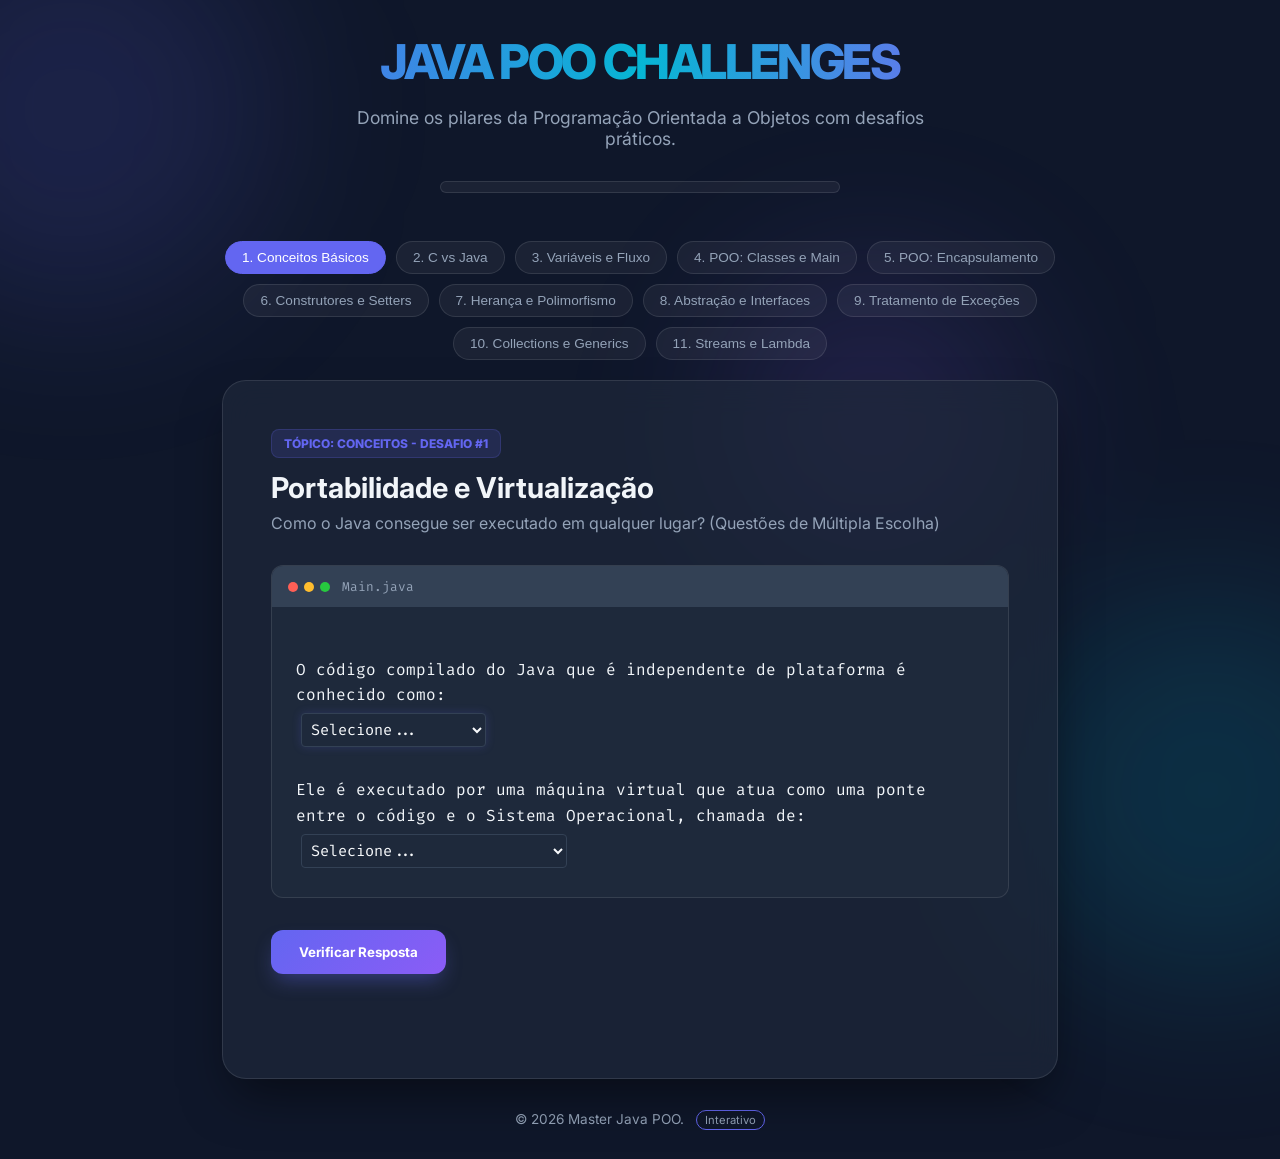
<file: oop-challenges-html/index.html>
<!DOCTYPE html>
<html lang="pt-br">
<head>
    <meta charset="UTF-8">
    <meta name="viewport" content="width=device-width, initial-scale=1.0">
    <title>Desafios POO - Master Java</title>
    <meta name="description" content="Aprenda Programação Orientada a Objetos com desafios interativos em Java. Complete os códigos e teste seus conhecimentos!">
    <link rel="preconnect" href="https://fonts.googleapis.com">
    <link rel="preconnect" href="https://fonts.gstatic.com" crossorigin>
    <link href="https://fonts.googleapis.com/css2?family=Inter:wght@400;600;800&family=Fira+Code:wght@400;500&display=swap" rel="stylesheet">
    <link rel="stylesheet" href="style.css">
</head>
<body>
    <div class="background-blobs">
        <div class="blob blob-1"></div>
        <div class="blob blob-2"></div>
        <div class="blob blob-3"></div>
    </div>

    <main class="container">
        <header class="hero">
            <h1 class="glitch" data-text="JAVA POO CHALLENGES">JAVA POO CHALLENGES</h1>
            <p class="subtitle">Domine os pilares da Programação Orientada a Objetos com desafios práticos.</p>
            <div class="progress-bar-container">
                <div class="progress-bar" id="progressBar"></div>
                <span class="progress-text">Progresso Geral: <span id="progressPercent">0</span>%</span>
            </div>
        </header>

        <nav class="category-nav">
            <button class="cat-btn active" data-category="conceitos">1. Conceitos Básicos</button>
            <button class="cat-btn" data-category="sintaxe">2. C vs Java</button>
            <button class="cat-btn" data-category="variaveis_fluxo">3. Variáveis e Fluxo</button>
            <button class="cat-btn" data-category="fundamentos">4. POO: Classes e Main</button>
            <button class="cat-btn" data-category="encapsulamento">5. POO: Encapsulamento</button>
            <button class="cat-btn" data-category="construtores">6. Construtores e Setters</button>
            <button class="cat-btn" data-category="heranca">7. Herança e Polimorfismo</button>
            <button class="cat-btn" data-category="abstracao">8. Abstração e Interfaces</button>
            <button class="cat-btn" data-category="excecoes">9. Tratamento de Exceções</button>
            <button class="cat-btn" data-category="colecoes">10. Collections e Generics</button>
            <button class="cat-btn" data-category="streams">11. Streams e Lambda</button>
        </nav>

        <section id="challenge-container" class="glass-card">
            <div id="challenge-header">
                <span class="badge" id="challenge-type">Desafio #1</span>
                <h2 id="challenge-title">Classes e Atributos</h2>
                <p id="challenge-description">Complete a declaração da classe e seus atributos básicos.</p>
            </div>

            <div class="code-editor-wrapper">
                <div class="editor-header">
                    <div class="dots">
                        <span class="dot red"></span>
                        <span class="dot yellow"></span>
                        <span class="dot green"></span>
                    </div>
                    <span class="filename">Main.java</span>
                </div>
                <div class="code-editor" id="code-display">
                    <!-- Code blocks will be injected here -->
                </div>
            </div>

            <div class="controls">
                <button id="check-btn" class="btn primary">Verificar Resposta</button>
                <button id="next-btn" class="btn secondary hidden">Próximo Desafio</button>
            </div>
            
            <div id="feedback" class="feedback-msg"></div>
        </section>

        <footer class="footer">
            <p>&copy; 2026 Master Java POO. <span class="tag">Interativo</span></p>
        </footer>
    </main>

    <script src="script.js"></script>
</body>
</html>
</file>
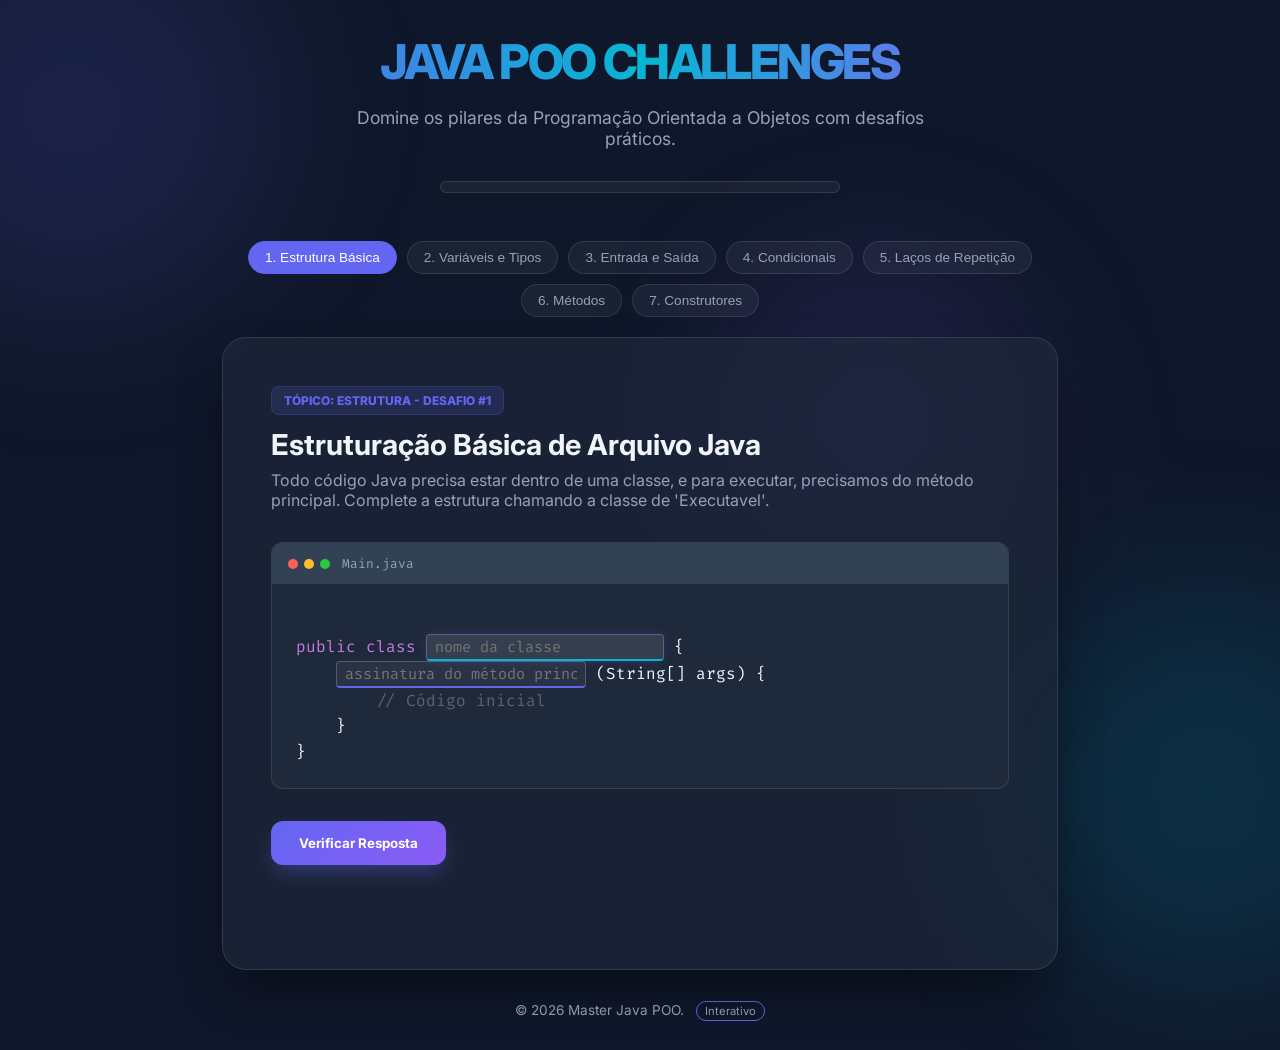
<file: oop-challenges-html2/index.html>
<!DOCTYPE html>
<html lang="pt-br">
<head>
    <meta charset="UTF-8">
    <meta name="viewport" content="width=device-width, initial-scale=1.0">
    <title>Desafios POO - Master Java</title>
    <meta name="description" content="Aprenda Programação Orientada a Objetos com desafios interativos em Java. Complete os códigos e teste seus conhecimentos!">
    <link rel="preconnect" href="https://fonts.googleapis.com">
    <link rel="preconnect" href="https://fonts.gstatic.com" crossorigin>
    <link href="https://fonts.googleapis.com/css2?family=Inter:wght@400;600;800&family=Fira+Code:wght@400;500&display=swap" rel="stylesheet">
    <link rel="stylesheet" href="style.css">
</head>
<body>
    <div class="background-blobs">
        <div class="blob blob-1"></div>
        <div class="blob blob-2"></div>
        <div class="blob blob-3"></div>
    </div>

    <main class="container">
        <header class="hero">
            <h1 class="glitch" data-text="JAVA POO CHALLENGES">JAVA POO CHALLENGES</h1>
            <p class="subtitle">Domine os pilares da Programação Orientada a Objetos com desafios práticos.</p>
            <div class="progress-bar-container">
                <div class="progress-bar" id="progressBar"></div>
                <span class="progress-text">Progresso Geral: <span id="progressPercent">0</span>%</span>
            </div>
        </header>

        <nav class="category-nav">
            <button class="cat-btn active" data-category="estrutura">1. Estrutura Básica</button>
            <button class="cat-btn" data-category="variaveis">2. Variáveis e Tipos</button>
            <button class="cat-btn" data-category="io">3. Entrada e Saída</button>
            <button class="cat-btn" data-category="condicionais">4. Condicionais</button>
            <button class="cat-btn" data-category="lacos">5. Laços de Repetição</button>
            <button class="cat-btn" data-category="metodos">6. Métodos</button>
            <button class="cat-btn" data-category="construtores">7. Construtores</button>
        </nav>

        <section id="challenge-container" class="glass-card">
            <div id="challenge-header">
                <span class="badge" id="challenge-type">Desafio #1</span>
                <h2 id="challenge-title">Classes e Atributos</h2>
                <p id="challenge-description">Complete a declaração da classe e seus atributos básicos.</p>
            </div>

            <div class="code-editor-wrapper">
                <div class="editor-header">
                    <div class="dots">
                        <span class="dot red"></span>
                        <span class="dot yellow"></span>
                        <span class="dot green"></span>
                    </div>
                    <span class="filename">Main.java</span>
                </div>
                <div class="code-editor" id="code-display">
                    <!-- Code blocks will be injected here -->
                </div>
            </div>

            <div class="controls">
                <button id="check-btn" class="btn primary">Verificar Resposta</button>
                <button id="next-btn" class="btn secondary hidden">Próximo Desafio</button>
            </div>
            
            <div id="feedback" class="feedback-msg"></div>
        </section>

        <footer class="footer">
            <p>&copy; 2026 Master Java POO. <span class="tag">Interativo</span></p>
        </footer>
    </main>

    <script src="script.js"></script>
</body>
</html>
</file>
<file: oop-challenges-html/style.css>
:root {
    --bg-dark: #0f172a;
    --accent-indigo: #6366f1;
    --accent-cyan: #06b6d4;
    --success-emerald: #10b981;
    --error-rose: #f43f5e;
    --text-main: #f1f5f9;
    --text-muted: #94a3b8;
    --card-bg: rgba(30, 41, 59, 0.7);
    --glass-border: rgba(255, 255, 255, 0.1);
    --code-keyword: #c678dd;
    --code-class: #e5c07b;
    --code-string: #98c379;
    --code-comment: #5c6370;
    --code-attr: #d19a66;
    --shadow-main: 0 25px 50px -12px rgba(0, 0, 0, 0.5);
}

@keyframes blob-float {
    0%, 100% { transform: translateY(0); }
    50% { transform: translateY(-20px) scale(1.1); }
}

@keyframes slide-up {
    from { transform: translateY(30px); opacity: 0; }
    to { transform: translateY(0); opacity: 1; }
}

@keyframes glitch {
    0% { transform: translate(0); text-shadow: -2px 0 red, 2px 0 blue; }
    25% { transform: translate(-2px, 2px); text-shadow: -2px 0 red, 2px 0 blue; }
    50% { transform: translate(2px, -2px); text-shadow: 2px 0 red, -2px 0 blue; }
    75% { transform: translate(-2px, -2px); text-shadow: -2px 0 red, 2px 0 blue; }
    100% { transform: translate(0); text-shadow: 2px 0 red, -2px 0 blue; }
}

* {
    margin: 0;
    padding: 0;
    box-sizing: border-box;
}

body {
    font-family: 'Inter', sans-serif;
    background-color: var(--bg-dark);
    color: var(--text-main);
    overflow-x: hidden;
    min-height: 100vh;
    display: flex;
    justify-content: center;
    align-items: center;
}

/* Dynamic Background Elements */
.background-blobs {
    position: fixed;
    top: 0;
    left: 0;
    width: 100%;
    height: 100%;
    z-index: -1;
    filter: blur(80px);
}

.blob {
    position: absolute;
    width: 400px;
    height: 400px;
    border-radius: 50%;
    opacity: 0.15;
    animation: blob-float 10s infinite linear alternate;
}

.blob-1 { background-color: var(--accent-indigo); top: -10%; left: -10%; }
.blob-2 { background-color: var(--accent-cyan); bottom: -10%; right: -10%; animation-delay: -3s; }
.blob-3 { background-color: #8b5cf6; top: 30%; right: 20%; animation-delay: -6s; width: 300px; height: 300px; }

.container {
    width: 100%;
    max-width: 900px;
    padding: 2rem;
}

.hero {
    text-align: center;
    margin-bottom: 3rem;
    animation: slide-up 1s cubic-bezier(0.4, 0, 0.2, 1);
}

.glitch {
    font-size: 3rem;
    font-weight: 800;
    letter-spacing: -0.05em;
    position: relative;
    background: linear-gradient(to right, #6366f1, #06b6d4, #8b5cf6);
    -webkit-background-clip: text;
    -webkit-text-fill-color: transparent;
    margin-bottom: 1rem;
}

.subtitle {
    font-size: 1.1rem;
    color: var(--text-muted);
    max-width: 600px;
    margin: 0 auto 2rem;
}

.progress-bar-container {
    width: 100%;
    max-width: 400px;
    height: 12px;
    background: rgba(255, 255, 255, 0.05);
    border-radius: 6px;
    margin: 0 auto;
    position: relative;
    overflow: hidden;
    border: 1px solid var(--glass-border);
}

.progress-bar {
    width: 0%;
    height: 100%;
    background: linear-gradient(to right, var(--accent-indigo), var(--accent-cyan));
    transition: width 0.8s cubic-bezier(0.65, 0, 0.35, 1);
    box-shadow: 0 0 15px var(--accent-cyan);
}

.progress-text {
    display: block;
    font-size: 0.85rem;
    margin-top: 0.75rem;
    color: var(--text-muted);
}

/* Glass Card Content */
.glass-card {
    background: var(--card-bg);
    backdrop-filter: blur(16px);
    border: 1px solid var(--glass-border);
    border-radius: 24px;
    padding: 3rem;
    box-shadow: var(--shadow-main);
    animation: slide-up 1s cubic-bezier(0.4, 0, 0.2, 1) 0.2s backwards;
}

#challenge-header {
    margin-bottom: 2rem;
}

.badge {
    display: inline-block;
    padding: 6px 12px;
    background: rgba(99, 102, 241, 0.15);
    color: var(--accent-indigo);
    border-radius: 8px;
    font-size: 0.75rem;
    font-weight: 800;
    text-transform: uppercase;
    margin-bottom: 0.75rem;
    border: 1px solid rgba(99, 102, 241, 0.2);
}

#challenge-title {
    font-size: 1.8rem;
    margin-bottom: 0.5rem;
}

#challenge-description {
    color: var(--text-muted);
}

/* Code Editor Mockup */
.code-editor-wrapper {
    background: #1e293b;
    border-radius: 12px;
    overflow: hidden;
    margin: 2rem 0;
    border: 1px solid rgba(255, 255, 255, 0.1);
}

.editor-header {
    background: #334155;
    padding: 12px 16px;
    display: flex;
    align-items: center;
    gap: 12px;
}

.dots { display: flex; gap: 6px; }
.dot { width: 10px; height: 10px; border-radius: 50%; }
.dot.red { background: #ff5f56; }
.dot.yellow { background: #ffbd2e; }
.dot.green { background: #27c93f; }

.filename {
    color: var(--text-muted);
    font-size: 0.8rem;
    font-family: 'Fira Code', monospace;
}

.code-editor {
    padding: 24px;
    font-family: 'Fira Code', monospace;
    font-size: 1rem;
    line-height: 1.6;
    color: var(--text-main);
    white-space: pre-wrap;
}

.code-line { margin-bottom: 0.2rem; }

/* Code colors */
.kw { color: var(--code-keyword); }
.cl { color: var(--code-class); }
.st { color: var(--code-string); }
.co { color: var(--code-comment); }
.at { color: var(--code-attr); }

/* Input Areas */
.challenge-input {
    background: rgba(255, 255, 255, 0.05);
    border: 1px solid rgba(255, 255, 255, 0.2);
    border-bottom: 2px solid var(--accent-indigo);
    color: var(--accent-cyan);
    padding: 2px 8px;
    font-family: inherit;
    font-size: 0.95em;
    width: auto;
    min-width: 80px;
    border-radius: 4px;
    transition: all 0.3s;
    outline: none;
}

.challenge-input:focus {
    background: rgba(255, 255, 255, 0.1);
    box-shadow: 0 0 10px rgba(99, 102, 241, 0.2);
    border-bottom: 2px solid var(--accent-cyan);
}

.challenge-input.correct {
    border-bottom: 2px solid var(--success-emerald);
    color: var(--success-emerald);
    background: rgba(16, 185, 129, 0.1);
}

.challenge-input.wrong {
    border-bottom: 2px solid var(--error-rose);
    color: var(--error-rose);
    background: rgba(244, 63, 94, 0.1);
}

/* Category Nav */
.category-nav {
    display: flex;
    justify-content: center;
    gap: 10px;
    margin-bottom: 20px;
    flex-wrap: wrap;
}

.cat-btn {
    background: rgba(255, 255, 255, 0.05);
    border: 1px solid var(--glass-border);
    color: var(--text-muted);
    padding: 8px 16px;
    border-radius: 30px;
    cursor: pointer;
    font-size: 0.85rem;
    transition: all 0.3s;
}

.cat-btn:hover:not(.locked) {
    background: rgba(255, 255, 255, 0.1);
    color: var(--text-main);
}

.cat-btn.active {
    background: var(--accent-indigo);
    color: white;
    border-color: var(--accent-indigo);
}

.cat-btn.locked {
    opacity: 0.4;
    cursor: not-allowed;
    text-decoration: line-through;
}

/* Tooltip (Custom hint) */
.cat-btn[title]:hover::after {
    content: attr(title);
    position: absolute;
    bottom: 100%;
    left: 50%;
    transform: translateX(-50%);
    background: #1e293b;
    padding: 5px 10px;
    border-radius: 4px;
    font-size: 0.75rem;
    white-space: nowrap;
    z-index: 100;
}

/* Explanation Tooltip */
.explanation {
    font-size: 0.75rem;
    color: var(--accent-cyan);
    margin-top: 5px;
    cursor: help;
    text-decoration: underline dotted;
}

/* Controls */
.controls {
    display: flex;
    gap: 1rem;
    margin-top: 1rem;
}

.btn {
    padding: 14px 28px;
    border-radius: 12px;
    font-weight: 700;
    cursor: pointer;
    transition: all 0.3s cubic-bezier(0.4, 0, 0.2, 1);
    font-family: inherit;
}

.btn.primary {
    background: linear-gradient(135deg, var(--accent-indigo), #8b5cf6);
    color: white;
    border: none;
    box-shadow: 0 10px 20px -5px rgba(99, 102, 241, 0.4);
}

.btn.primary:hover {
    transform: translateY(-4px);
    box-shadow: 0 15px 30px -5px rgba(99, 102, 241, 0.5);
}

.btn.secondary {
    background: transparent;
    border: 1px solid var(--glass-border);
    color: var(--text-main);
}

.btn.secondary:hover {
    background: rgba(255, 255, 255, 0.05);
}

.hidden { display: none; }

.feedback-msg {
    margin-top: 1.5rem;
    padding: 1rem;
    border-radius: 8px;
    font-size: 0.9rem;
    opacity: 0;
    transition: opacity 0.4s;
    text-align: center;
}

.feedback-msg.show { opacity: 1; }
.feedback-msg.success { color: var(--success-emerald); background: rgba(16, 185, 129, 0.1); border: 1px solid rgba(16, 185, 129, 0.2); }
.feedback-msg.error { color: var(--error-rose); background: rgba(244, 63, 94, 0.1); border: 1px solid rgba(244, 63, 94, 0.2); }

.tag {
    font-size: 0.7rem;
    padding: 2px 8px;
    background: var(--bg-dark);
    border: 1px solid var(--accent-indigo);
    border-radius: 20px;
    margin-left: 8px;
}

.footer { text-align: center; margin-top: 2rem; color: var(--text-muted); font-size: 0.85rem; }

/* Responsive adjustments */
@media (max-width: 768px) {
    .glitch { font-size: 2.2rem; }
    .glass-card { padding: 1.5rem; }
    .btn { width: 100%; }
    .controls { flex-direction: column; }
}
</file>
<file: oop-challenges-html2/style.css>
:root {
    --bg-dark: #0f172a;
    --accent-indigo: #6366f1;
    --accent-cyan: #06b6d4;
    --success-emerald: #10b981;
    --error-rose: #f43f5e;
    --text-main: #f1f5f9;
    --text-muted: #94a3b8;
    --card-bg: rgba(30, 41, 59, 0.7);
    --glass-border: rgba(255, 255, 255, 0.1);
    --code-keyword: #c678dd;
    --code-class: #e5c07b;
    --code-string: #98c379;
    --code-comment: #5c6370;
    --code-attr: #d19a66;
    --shadow-main: 0 25px 50px -12px rgba(0, 0, 0, 0.5);
}

@keyframes blob-float {
    0%, 100% { transform: translateY(0); }
    50% { transform: translateY(-20px) scale(1.1); }
}

@keyframes slide-up {
    from { transform: translateY(30px); opacity: 0; }
    to { transform: translateY(0); opacity: 1; }
}

@keyframes glitch {
    0% { transform: translate(0); text-shadow: -2px 0 red, 2px 0 blue; }
    25% { transform: translate(-2px, 2px); text-shadow: -2px 0 red, 2px 0 blue; }
    50% { transform: translate(2px, -2px); text-shadow: 2px 0 red, -2px 0 blue; }
    75% { transform: translate(-2px, -2px); text-shadow: -2px 0 red, 2px 0 blue; }
    100% { transform: translate(0); text-shadow: 2px 0 red, -2px 0 blue; }
}

* {
    margin: 0;
    padding: 0;
    box-sizing: border-box;
}

body {
    font-family: 'Inter', sans-serif;
    background-color: var(--bg-dark);
    color: var(--text-main);
    overflow-x: hidden;
    min-height: 100vh;
    display: flex;
    justify-content: center;
    align-items: center;
}

/* Dynamic Background Elements */
.background-blobs {
    position: fixed;
    top: 0;
    left: 0;
    width: 100%;
    height: 100%;
    z-index: -1;
    filter: blur(80px);
}

.blob {
    position: absolute;
    width: 400px;
    height: 400px;
    border-radius: 50%;
    opacity: 0.15;
    animation: blob-float 10s infinite linear alternate;
}

.blob-1 { background-color: var(--accent-indigo); top: -10%; left: -10%; }
.blob-2 { background-color: var(--accent-cyan); bottom: -10%; right: -10%; animation-delay: -3s; }
.blob-3 { background-color: #8b5cf6; top: 30%; right: 20%; animation-delay: -6s; width: 300px; height: 300px; }

.container {
    width: 100%;
    max-width: 900px;
    padding: 2rem;
}

.hero {
    text-align: center;
    margin-bottom: 3rem;
    animation: slide-up 1s cubic-bezier(0.4, 0, 0.2, 1);
}

.glitch {
    font-size: 3rem;
    font-weight: 800;
    letter-spacing: -0.05em;
    position: relative;
    background: linear-gradient(to right, #6366f1, #06b6d4, #8b5cf6);
    -webkit-background-clip: text;
    -webkit-text-fill-color: transparent;
    margin-bottom: 1rem;
}

.subtitle {
    font-size: 1.1rem;
    color: var(--text-muted);
    max-width: 600px;
    margin: 0 auto 2rem;
}

.progress-bar-container {
    width: 100%;
    max-width: 400px;
    height: 12px;
    background: rgba(255, 255, 255, 0.05);
    border-radius: 6px;
    margin: 0 auto;
    position: relative;
    overflow: hidden;
    border: 1px solid var(--glass-border);
}

.progress-bar {
    width: 0%;
    height: 100%;
    background: linear-gradient(to right, var(--accent-indigo), var(--accent-cyan));
    transition: width 0.8s cubic-bezier(0.65, 0, 0.35, 1);
    box-shadow: 0 0 15px var(--accent-cyan);
}

.progress-text {
    display: block;
    font-size: 0.85rem;
    margin-top: 0.75rem;
    color: var(--text-muted);
}

/* Glass Card Content */
.glass-card {
    background: var(--card-bg);
    backdrop-filter: blur(16px);
    border: 1px solid var(--glass-border);
    border-radius: 24px;
    padding: 3rem;
    box-shadow: var(--shadow-main);
    animation: slide-up 1s cubic-bezier(0.4, 0, 0.2, 1) 0.2s backwards;
}

#challenge-header {
    margin-bottom: 2rem;
}

.badge {
    display: inline-block;
    padding: 6px 12px;
    background: rgba(99, 102, 241, 0.15);
    color: var(--accent-indigo);
    border-radius: 8px;
    font-size: 0.75rem;
    font-weight: 800;
    text-transform: uppercase;
    margin-bottom: 0.75rem;
    border: 1px solid rgba(99, 102, 241, 0.2);
}

#challenge-title {
    font-size: 1.8rem;
    margin-bottom: 0.5rem;
}

#challenge-description {
    color: var(--text-muted);
}

/* Code Editor Mockup */
.code-editor-wrapper {
    background: #1e293b;
    border-radius: 12px;
    overflow: hidden;
    margin: 2rem 0;
    border: 1px solid rgba(255, 255, 255, 0.1);
}

.editor-header {
    background: #334155;
    padding: 12px 16px;
    display: flex;
    align-items: center;
    gap: 12px;
}

.dots { display: flex; gap: 6px; }
.dot { width: 10px; height: 10px; border-radius: 50%; }
.dot.red { background: #ff5f56; }
.dot.yellow { background: #ffbd2e; }
.dot.green { background: #27c93f; }

.filename {
    color: var(--text-muted);
    font-size: 0.8rem;
    font-family: 'Fira Code', monospace;
}

.code-editor {
    padding: 24px;
    font-family: 'Fira Code', monospace;
    font-size: 1rem;
    line-height: 1.6;
    color: var(--text-main);
    white-space: pre-wrap;
}

.code-line { margin-bottom: 0.2rem; }

/* Code colors */
.kw { color: var(--code-keyword); }
.cl { color: var(--code-class); }
.st { color: var(--code-string); }
.co { color: var(--code-comment); }
.at { color: var(--code-attr); }

/* Input Areas */
.challenge-input {
    background: rgba(255, 255, 255, 0.05);
    border: 1px solid rgba(255, 255, 255, 0.2);
    border-bottom: 2px solid var(--accent-indigo);
    color: var(--accent-cyan);
    padding: 2px 8px;
    font-family: inherit;
    font-size: 0.95em;
    width: auto;
    min-width: 80px;
    border-radius: 4px;
    transition: all 0.3s;
    outline: none;
}

.challenge-input:focus {
    background: rgba(255, 255, 255, 0.1);
    box-shadow: 0 0 10px rgba(99, 102, 241, 0.2);
    border-bottom: 2px solid var(--accent-cyan);
}

.challenge-input.correct {
    border-bottom: 2px solid var(--success-emerald);
    color: var(--success-emerald);
    background: rgba(16, 185, 129, 0.1);
}

.challenge-input.wrong {
    border-bottom: 2px solid var(--error-rose);
    color: var(--error-rose);
    background: rgba(244, 63, 94, 0.1);
}

/* Category Nav */
.category-nav {
    display: flex;
    justify-content: center;
    gap: 10px;
    margin-bottom: 20px;
    flex-wrap: wrap;
}

.cat-btn {
    background: rgba(255, 255, 255, 0.05);
    border: 1px solid var(--glass-border);
    color: var(--text-muted);
    padding: 8px 16px;
    border-radius: 30px;
    cursor: pointer;
    font-size: 0.85rem;
    transition: all 0.3s;
}

.cat-btn:hover:not(.locked) {
    background: rgba(255, 255, 255, 0.1);
    color: var(--text-main);
}

.cat-btn.active {
    background: var(--accent-indigo);
    color: white;
    border-color: var(--accent-indigo);
}

.cat-btn.locked {
    opacity: 0.4;
    cursor: not-allowed;
    text-decoration: line-through;
}

/* Tooltip (Custom hint) */
.cat-btn[title]:hover::after {
    content: attr(title);
    position: absolute;
    bottom: 100%;
    left: 50%;
    transform: translateX(-50%);
    background: #1e293b;
    padding: 5px 10px;
    border-radius: 4px;
    font-size: 0.75rem;
    white-space: nowrap;
    z-index: 100;
}

/* Explanation Tooltip */
.explanation {
    font-size: 0.75rem;
    color: var(--accent-cyan);
    margin-top: 5px;
    cursor: help;
    text-decoration: underline dotted;
}

/* Controls */
.controls {
    display: flex;
    gap: 1rem;
    margin-top: 1rem;
}

.btn {
    padding: 14px 28px;
    border-radius: 12px;
    font-weight: 700;
    cursor: pointer;
    transition: all 0.3s cubic-bezier(0.4, 0, 0.2, 1);
    font-family: inherit;
}

.btn.primary {
    background: linear-gradient(135deg, var(--accent-indigo), #8b5cf6);
    color: white;
    border: none;
    box-shadow: 0 10px 20px -5px rgba(99, 102, 241, 0.4);
}

.btn.primary:hover {
    transform: translateY(-4px);
    box-shadow: 0 15px 30px -5px rgba(99, 102, 241, 0.5);
}

.btn.secondary {
    background: transparent;
    border: 1px solid var(--glass-border);
    color: var(--text-main);
}

.btn.secondary:hover {
    background: rgba(255, 255, 255, 0.05);
}

.hidden { display: none; }

.feedback-msg {
    margin-top: 1.5rem;
    padding: 1rem;
    border-radius: 8px;
    font-size: 0.9rem;
    opacity: 0;
    transition: opacity 0.4s;
    text-align: center;
}

.feedback-msg.show { opacity: 1; }
.feedback-msg.success { color: var(--success-emerald); background: rgba(16, 185, 129, 0.1); border: 1px solid rgba(16, 185, 129, 0.2); }
.feedback-msg.error { color: var(--error-rose); background: rgba(244, 63, 94, 0.1); border: 1px solid rgba(244, 63, 94, 0.2); }

.tag {
    font-size: 0.7rem;
    padding: 2px 8px;
    background: var(--bg-dark);
    border: 1px solid var(--accent-indigo);
    border-radius: 20px;
    margin-left: 8px;
}

.footer { text-align: center; margin-top: 2rem; color: var(--text-muted); font-size: 0.85rem; }

/* Responsive adjustments */
@media (max-width: 768px) {
    .glitch { font-size: 2.2rem; }
    .glass-card { padding: 1.5rem; }
    .btn { width: 100%; }
    .controls { flex-direction: column; }
}
</file>
